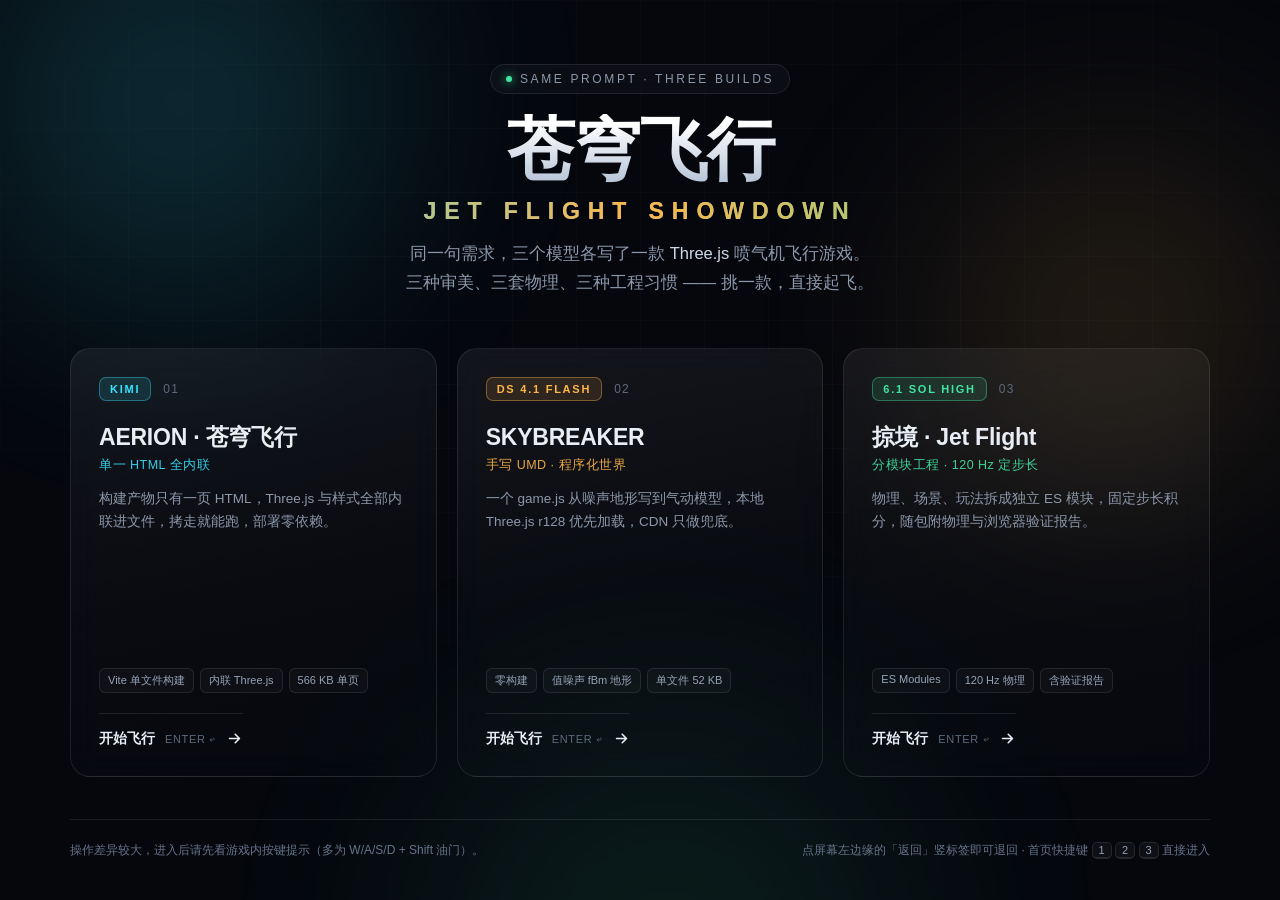
<file: index.html>
<!DOCTYPE html>
<html lang="zh-CN">
<head>
<meta charset="UTF-8">
<meta name="viewport" content="width=device-width, initial-scale=1">
<title>苍穹飞行 · 三模型同题对决</title>
<meta name="description" content="同一个提示词，三个大模型各写一款 Three.js 喷气机飞行游戏。挑一款，直接起飞。">
<link rel="icon" href="data:image/svg+xml,<svg xmlns='http://www.w3.org/2000/svg' viewBox='0 0 100 100'><text y='.9em' font-size='90'>✈️</text></svg>">
<style>
  :root{
    --bg:#05070d;
    --panel:rgba(255,255,255,.035);
    --line:rgba(255,255,255,.09);
    --txt:#e9eef6;
    --dim:#8c98ab;
    --kimi:#37e3ff;
    --ds:#ffb648;
    --sol:#41e6a4;
  }
  *{box-sizing:border-box;margin:0;padding:0}
  html,body{height:100%}
  body{
    background:var(--bg);
    color:var(--txt);
    font-family:-apple-system,BlinkMacSystemFont,"Segoe UI","PingFang SC","Hiragino Sans GB","Microsoft YaHei",sans-serif;
    -webkit-font-smoothing:antialiased;
    overflow-x:hidden;
    min-height:100vh;
    display:flex;flex-direction:column;
  }
  /* 背景光效 */
  .aurora{position:fixed;inset:0;z-index:0;overflow:hidden;pointer-events:none}
  .aurora i{position:absolute;display:block;border-radius:50%;filter:blur(90px);opacity:.42}
  .aurora i:nth-child(1){width:52vw;height:52vw;left:-12vw;top:-18vw;background:radial-gradient(circle,rgba(55,227,255,.5),transparent 68%)}
  .aurora i:nth-child(2){width:46vw;height:46vw;right:-10vw;top:2vw;background:radial-gradient(circle,rgba(255,182,72,.38),transparent 68%)}
  .aurora i:nth-child(3){width:60vw;height:60vw;left:22vw;bottom:-34vw;background:radial-gradient(circle,rgba(65,230,164,.3),transparent 70%)}
  .grid{
    position:fixed;inset:0;z-index:0;pointer-events:none;opacity:.5;
    background-image:linear-gradient(rgba(255,255,255,.045) 1px,transparent 1px),linear-gradient(90deg,rgba(255,255,255,.045) 1px,transparent 1px);
    background-size:64px 64px;
    mask-image:radial-gradient(ellipse 90% 70% at 50% 30%,#000 30%,transparent 78%);
    -webkit-mask-image:radial-gradient(ellipse 90% 70% at 50% 30%,#000 30%,transparent 78%);
  }
  .wrap{position:relative;z-index:1;flex:1;display:flex;flex-direction:column;
    width:100%;max-width:1220px;margin:0 auto;padding:clamp(28px,5vw,64px) clamp(18px,4vw,40px) 40px}

  /* 头部 */
  header{text-align:center;margin-bottom:clamp(28px,4vw,52px)}
  .eyebrow{
    display:inline-flex;align-items:center;gap:8px;
    font-size:12px;letter-spacing:.22em;text-transform:uppercase;
    color:var(--dim);border:1px solid var(--line);border-radius:999px;
    padding:7px 15px;background:rgba(255,255,255,.03);backdrop-filter:blur(8px);
  }
  .eyebrow b{width:6px;height:6px;border-radius:50%;background:var(--sol);box-shadow:0 0 10px var(--sol)}
  h1{
    font-size:clamp(34px,6.4vw,68px);line-height:1.04;letter-spacing:-.02em;
    margin:20px 0 16px;font-weight:800;
    background:linear-gradient(180deg,#ffffff 8%,#b9c6d8 62%,#7d8ea6 100%);
    -webkit-background-clip:text;background-clip:text;color:transparent;
  }
  h1 span{display:block;font-size:.34em;letter-spacing:.34em;font-weight:600;
    background:linear-gradient(90deg,var(--kimi),var(--ds),var(--sol));
    -webkit-background-clip:text;background-clip:text;color:transparent;margin-top:14px}
  .lede{color:var(--dim);font-size:clamp(14px,1.6vw,16.5px);line-height:1.75;max-width:660px;margin:0 auto}
  .lede em{color:#cfd9e8;font-style:normal}

  /* 卡片 */
  .cards{display:grid;grid-template-columns:repeat(3,1fr);gap:clamp(14px,2vw,20px);flex:1}
  .card{
    position:relative;display:flex;flex-direction:column;
    padding:clamp(20px,2.4vw,28px);border-radius:20px;
    border:1px solid var(--line);
    background:linear-gradient(168deg,rgba(255,255,255,.062),rgba(255,255,255,.018) 55%,rgba(255,255,255,.008));
    backdrop-filter:blur(14px);
    cursor:pointer;overflow:hidden;
    transition:transform .38s cubic-bezier(.2,.8,.2,1),border-color .38s,box-shadow .38s;
    text-align:left;color:inherit;font:inherit;
    -webkit-tap-highlight-color:transparent;
  }
  .card::before{
    content:"";position:absolute;inset:0;border-radius:inherit;opacity:0;transition:opacity .38s;
    background:radial-gradient(420px 200px at 50% -10%,var(--ac),transparent 72%);
  }
  .card::after{
    content:"";position:absolute;left:0;right:0;top:0;height:2px;transform:scaleX(0);transform-origin:left;
    background:linear-gradient(90deg,var(--ac),transparent);transition:transform .45s;
  }
  .card:hover,.card:focus-visible{transform:translateY(-6px);border-color:color-mix(in srgb,var(--ac) 46%,transparent);
    box-shadow:0 26px 60px -22px color-mix(in srgb,var(--ac) 42%,transparent);outline:none}
  .card:hover::before,.card:focus-visible::before{opacity:.16}
  .card:hover::after,.card:focus-visible::after{transform:scaleX(1)}
  .card[data-m="kimi"]{--ac:var(--kimi)}
  .card[data-m="ds"]{--ac:var(--ds)}
  .card[data-m="sol"]{--ac:var(--sol)}

  .row1{display:flex;align-items:center;justify-content:space-between;gap:12px;position:relative;z-index:1}
  .tag{
    font-size:11px;font-weight:700;letter-spacing:.16em;text-transform:uppercase;
    color:var(--ac);border:1px solid color-mix(in srgb,var(--ac) 38%,transparent);
    background:color-mix(in srgb,var(--ac) 12%,transparent);
    padding:5px 10px;border-radius:7px;white-space:nowrap;
  }
  .num{font-size:12px;color:#5d6a7d;font-variant-numeric:tabular-nums;letter-spacing:.1em}
  .gname{
    position:relative;z-index:1;margin:22px 0 4px;
    font-size:clamp(19px,2.1vw,23px);font-weight:750;letter-spacing:-.01em;line-height:1.3;
  }
  .gsub{position:relative;z-index:1;font-size:12.5px;color:var(--ac);opacity:.9;letter-spacing:.04em}
  .gdesc{position:relative;z-index:1;color:var(--dim);font-size:13.5px;line-height:1.7;margin:14px 0 0;flex:1}
  .chips{position:relative;z-index:1;display:flex;flex-wrap:wrap;gap:6px;margin:18px 0 20px}
  .chips span{
    font-size:11px;color:#95a3b7;border:1px solid var(--line);border-radius:6px;
    padding:4px 8px;background:rgba(255,255,255,.028);white-space:nowrap;
  }
  .play{
    position:relative;z-index:1;display:flex;align-items:center;justify-content:space-between;
    gap:10px;padding-top:16px;border-top:1px solid var(--line);
    font-size:13.5px;font-weight:650;color:var(--txt);
  }
  .play svg{transition:transform .38s}
  .card:hover .play svg{transform:translateX(5px)}
  .play .kick{font-size:11px;color:#5d6a7d;font-weight:500;letter-spacing:.06em}

  footer{
    position:relative;z-index:1;margin-top:clamp(26px,4vw,42px);padding-top:20px;
    border-top:1px solid var(--line);
    display:flex;flex-wrap:wrap;gap:10px 22px;justify-content:space-between;
    font-size:12px;color:#66738a;line-height:1.7;
  }
  footer kbd{
    font:inherit;font-size:11px;border:1px solid var(--line);border-bottom-width:2px;
    border-radius:5px;padding:1px 6px;color:#93a1b6;background:rgba(255,255,255,.04)
  }

  /* 游戏全屏层 */
  #stage{position:fixed;inset:0;z-index:50;background:#05070d;display:none}
  #stage.on{display:block;animation:fade .28s ease both}
  @keyframes fade{from{opacity:0}to{opacity:1}}
  #stage iframe{width:100%;height:100%;border:0;display:block;background:#05070d}
  /* 左边缘常驻竖标签：不占任何 HUD 角落 */
  #back{
    position:absolute;left:0;top:50%;transform:translateY(-50%);z-index:2;
    display:flex;flex-direction:column;align-items:center;justify-content:center;gap:7px;
    width:25px;height:76px;padding:0;
    border:1px solid rgba(255,255,255,.13);border-left:0;
    border-radius:0 11px 11px 0;
    background:rgba(7,11,18,.66);backdrop-filter:blur(14px);
    color:#cfdaea;cursor:pointer;font-family:inherit;
    opacity:.78;transition:width .22s ease,opacity .22s ease,background .22s ease;
  }
  #back:hover,#back:focus-visible{width:31px;opacity:1;background:rgba(7,11,18,.95);outline:none;color:#fff}
  #back svg{width:12px;height:12px;flex:0 0 auto;opacity:.9}
  #back em{
    font-style:normal;writing-mode:vertical-rl;text-orientation:upright;
    font-size:10.5px;letter-spacing:3px;line-height:1;font-weight:600;
  }
  .sr{position:absolute;width:1px;height:1px;overflow:hidden;clip:rect(0 0 0 0)}

  @media (max-width:900px){
    .cards{grid-template-columns:1fr}
    .gname{margin-top:16px}
    .gdesc{flex:none}
    .card{padding:20px}
    .aurora i{filter:blur(70px);opacity:.34}
  }
  @media (prefers-reduced-motion:reduce){
    *{transition:none!important;animation:none!important}
  }
</style>
</head>
<body>
<div class="aurora"><i></i><i></i><i></i></div>
<div class="grid"></div>

<div class="wrap">
  <header>
    <div class="eyebrow"><b></b>Same Prompt · Three Builds</div>
    <h1>苍穹飞行<span>JET FLIGHT SHOWDOWN</span></h1>
    <p class="lede">同一句需求，三个模型各写了一款 <em>Three.js</em> 喷气机飞行游戏。<br>三种审美、三套物理、三种工程习惯 —— 挑一款，直接起飞。</p>
  </header>

  <main class="cards">
    <button class="card" data-m="kimi" data-src="games/kimi/index.html" aria-label="进入 AERION 苍穹飞行">
      <div class="row1"><span class="tag">KIMI</span><span class="num">01</span></div>
      <h2 class="gname">AERION · 苍穹飞行</h2>
      <div class="gsub">单一 HTML 全内联</div>
      <p class="gdesc">构建产物只有一页 HTML，Three.js 与样式全部内联进文件，拷走就能跑，部署零依赖。</p>
      <div class="chips"><span>Vite 单文件构建</span><span>内联 Three.js</span><span>566 KB 单页</span></div>
      <div class="play"><span>开始飞行</span><span class="kick">ENTER ↩</span>
        <svg width="17" height="17" viewBox="0 0 24 24" fill="none" stroke="currentColor" stroke-width="2.2" stroke-linecap="round" stroke-linejoin="round"><path d="M5 12h13M13 6l6 6-6 6"/></svg>
      </div>
    </button>

    <button class="card" data-m="ds" data-src="games/ds/index.html" aria-label="进入 SKYBREAKER 喷气机飞行模拟">
      <div class="row1"><span class="tag">DS 4.1 Flash</span><span class="num">02</span></div>
      <h2 class="gname">SKYBREAKER</h2>
      <div class="gsub">手写 UMD · 程序化世界</div>
      <p class="gdesc">一个 game.js 从噪声地形写到气动模型，本地 Three.js r128 优先加载，CDN 只做兜底。</p>
      <div class="chips"><span>零构建</span><span>值噪声 fBm 地形</span><span>单文件 52 KB</span></div>
      <div class="play"><span>开始飞行</span><span class="kick">ENTER ↩</span>
        <svg width="17" height="17" viewBox="0 0 24 24" fill="none" stroke="currentColor" stroke-width="2.2" stroke-linecap="round" stroke-linejoin="round"><path d="M5 12h13M13 6l6 6-6 6"/></svg>
      </div>
    </button>

    <button class="card" data-m="sol" data-src="games/sol/index.html" aria-label="进入 掠境 Jet Flight">
      <div class="row1"><span class="tag">6.1 Sol High</span><span class="num">03</span></div>
      <h2 class="gname">掠境 · Jet Flight</h2>
      <div class="gsub">分模块工程 · 120 Hz 定步长</div>
      <p class="gdesc">物理、场景、玩法拆成独立 ES 模块，固定步长积分，随包附物理与浏览器验证报告。</p>
      <div class="chips"><span>ES Modules</span><span>120 Hz 物理</span><span>含验证报告</span></div>
      <div class="play"><span>开始飞行</span><span class="kick">ENTER ↩</span>
        <svg width="17" height="17" viewBox="0 0 24 24" fill="none" stroke="currentColor" stroke-width="2.2" stroke-linecap="round" stroke-linejoin="round"><path d="M5 12h13M13 6l6 6-6 6"/></svg>
      </div>
    </button>
  </main>

  <footer>
    <span>操作差异较大，进入后请先看游戏内按键提示（多为 W/A/S/D + Shift 油门）。</span>
    <span>点屏幕左边缘的「返回」竖标签即可退回 · 首页快捷键 <kbd>1</kbd> <kbd>2</kbd> <kbd>3</kbd> 直接进入</span>
  </footer>
</div>

<div id="stage" role="dialog" aria-modal="true" aria-label="游戏运行区">
  <button id="back" type="button" aria-label="返回游戏选择" title="返回游戏选择">
    <svg viewBox="0 0 24 24" fill="none" stroke="currentColor" stroke-width="2.6" stroke-linecap="round" stroke-linejoin="round"><path d="M15 5l-7 7 7 7"/></svg>
    <em>返回</em>
  </button>
  <iframe id="frame" title="游戏画面" allow="fullscreen; autoplay; cross-origin-isolated" allowfullscreen></iframe>
</div>

<script>
(function(){
  const stage = document.getElementById('stage');
  const frame = document.getElementById('frame');
  const cards = [...document.querySelectorAll('.card')];
  let current = -1;

  function open(src, idx){
    if (current === idx){ stage.classList.add('on'); return; }
    current = idx;
    frame.src = src;
    stage.classList.add('on');
    history.pushState({game: idx}, '', '#play-' + idx);
    // 让 iframe 拿到键盘焦点
    setTimeout(()=>{ try{ frame.focus(); }catch(e){} }, 120);
  }
  function close(pop){
    stage.classList.remove('on');
    frame.src = 'about:blank';
    current = -1;
    if (!pop && location.hash.startsWith('#play-')) history.back();
  }

  cards.forEach((c, i) => c.addEventListener('click', () => open(c.dataset.src, i)));
  document.getElementById('back').addEventListener('click', () => close(false));

  document.addEventListener('keydown', e => {
    if (stage.classList.contains('on')) return;            // 游戏内接管键盘
    if (e.key === '1' || e.key === '2' || e.key === '3'){
      const i = Number(e.key) - 1;
      if (cards[i]) { cards[i].focus(); open(cards[i].dataset.src, i); }
    }
    if (e.key === 'Enter' && document.activeElement?.classList.contains('card')){
      document.activeElement.click();
    }
  });

  // Esc 在页面层无法穿透 iframe，用 popstate 处理浏览器后退
  window.addEventListener('popstate', () => {
    if (location.hash.startsWith('#play-') === false && current !== -1){
      stage.classList.remove('on');
      frame.src = 'about:blank';
      current = -1;
    }
  });
})();
</script>
</body>
</html>
</file>
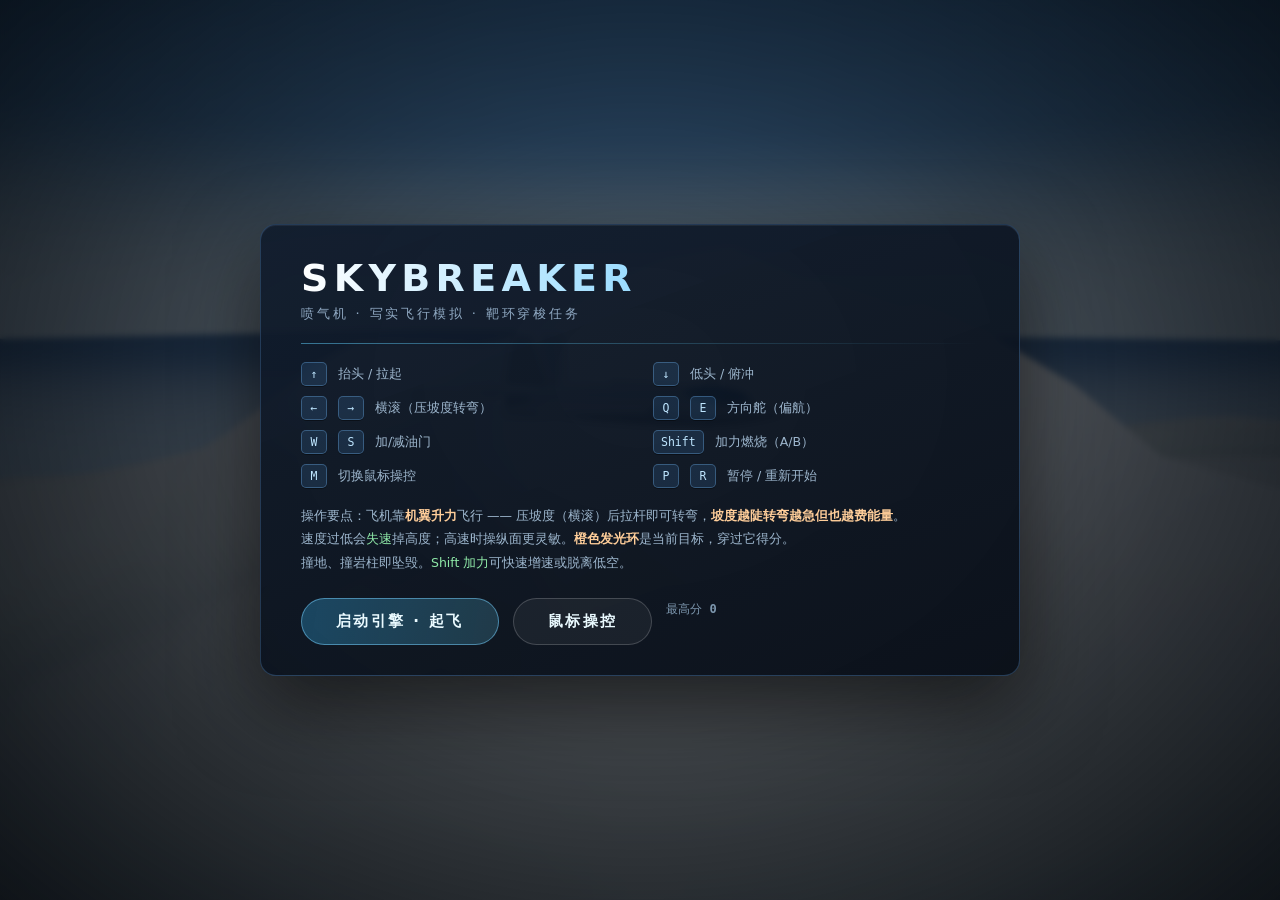
<file: games/ds/index.html>
<!DOCTYPE html>
<html lang="zh-CN">
<head>
<meta charset="utf-8" />
<meta name="viewport" content="width=device-width, initial-scale=1, viewport-fit=cover" />
<title>SKYBREAKER · 喷气机飞行模拟</title>
<link rel="icon" href="../../favicon.ico">
<style>
  :root{
    --ink:#e8f3ff;
    --dim:#8fa8c2;
    --acc:#5fd2ff;
    --acc2:#ffa03c;
    --panel:rgba(9,16,25,.52);
    --line:rgba(120,190,255,.28);
    --mono:ui-monospace,"Cascadia Mono",Consolas,"SF Mono",monospace;
    --sans:"Segoe UI","PingFang SC","Microsoft YaHei",system-ui,sans-serif;
  }
  *{box-sizing:border-box;margin:0;padding:0}
  html,body{width:100%;height:100%;overflow:hidden;background:#0b1420}
  body{font-family:var(--sans);color:var(--ink);-webkit-user-select:none;user-select:none;cursor:default}
  #scene{position:fixed;inset:0;width:100%;height:100%;display:block}

  /* 影院感：暗角 */
  #vignette{position:fixed;inset:0;pointer-events:none;z-index:2;
    background:radial-gradient(ellipse at 50% 48%,rgba(0,0,0,0) 45%,rgba(0,0,0,.20) 78%,rgba(0,0,0,.42) 100%);}
  #flash{position:fixed;inset:0;background:#ffd9a0;opacity:0;pointer-events:none;z-index:6;
    transition:opacity .5s ease-out;mix-blend-mode:screen}

  /* ---------- HUD ---------- */
  #hud{position:fixed;inset:0;z-index:3;pointer-events:none;opacity:0;transition:opacity .45s}
  #hud.show{opacity:1}

  .panel{position:absolute;background:var(--panel);border:1px solid var(--line);
    border-radius:10px;padding:9px 13px;backdrop-filter:blur(7px);-webkit-backdrop-filter:blur(7px);
    box-shadow:0 6px 24px rgba(0,0,0,.28),inset 0 0 32px rgba(90,180,255,.05)}
  .panel .row{display:flex;justify-content:space-between;align-items:baseline;gap:16px;line-height:1.55}
  .panel .k{font-size:11px;letter-spacing:.14em;color:var(--dim);text-transform:uppercase}
  .panel .v{font-family:var(--mono);font-size:15px;font-weight:600;color:#eaf6ff;letter-spacing:.02em}
  .panel .v b{font-weight:inherit;font-variant-numeric:tabular-nums}
  .panel .v.big{font-size:22px;color:#fff}
  .panel .v.acc{color:var(--acc)}
  .panel .v.up{color:#7fe3a0}
  .panel .v.down{color:#ff9f8a}
  .panel .u{font-size:10px;color:var(--dim);margin-left:3px;font-family:var(--sans)}
  .ttl{font-size:10px;letter-spacing:.26em;color:var(--acc);opacity:.85;margin-bottom:5px;font-weight:600}

  #pTopLeft{left:22px;top:20px;min-width:196px}
  #pTopRight{right:22px;top:20px;min-width:206px}
  #pBottomLeft{left:22px;bottom:22px}

  /* 姿态仪 */
  #attitude{position:relative;width:118px;height:118px;border-radius:50%;overflow:hidden;
    border:1px solid var(--line);background:#0d1b26;
    box-shadow:inset 0 0 20px rgba(0,0,0,.8),0 0 0 4px rgba(8,14,22,.55)}
  #attInner{position:absolute;left:-40%;top:-40%;width:180%;height:180%;
    transition:transform .08s linear}
  #attInner .sky{position:absolute;left:0;top:0;width:100%;height:50%;background:linear-gradient(#2f7ec4,#8fc4e6)}
  #attInner .gnd{position:absolute;left:0;top:50%;width:100%;height:50%;background:linear-gradient(#7d6a4a,#3a2f21)}
  #attInner .hl{position:absolute;left:0;top:50%;width:100%;height:2px;background:rgba(255,255,255,.9);transform:translateY(-1px)}
  #attInner .tick{position:absolute;left:50%;top:50%;width:44px;height:1px;background:rgba(255,255,255,.55);transform:translate(-50%,0)}
  #attInner .tick.t2{transform:translate(-50%,-18px);width:26px;opacity:.6}
  #attInner .tick.t3{transform:translate(-50%,18px);width:26px;opacity:.6}
  #attFrame{position:absolute;inset:0;border-radius:50%;pointer-events:none;
    background:
      linear-gradient(90deg,transparent 49.2%,rgba(255,160,60,.85) 49.2%,rgba(255,160,60,.85) 50.8%,transparent 50.8%) 0 0/100% 9px no-repeat,
      linear-gradient(90deg,transparent 49.2%,rgba(255,160,60,.85) 49.2%,rgba(255,160,60,.85) 50.8%,transparent 50.8%) 0 100%/100% 9px no-repeat}
  #attFrame::after{content:"";position:absolute;left:50%;top:50%;width:9px;height:9px;margin:-4.5px 0 0 -4.5px;
    border-radius:50%;border:1.5px solid var(--acc2)}

  /* 中央准星 */
  #crosshair{position:absolute;left:50%;top:50%;width:74px;height:74px;margin:-37px 0 0 -37px;opacity:.62}
  #crosshair .ring{position:absolute;inset:22px;border:1.5px solid rgba(180,230,255,.8);border-radius:50%}
  #crosshair .bar{position:absolute;background:rgba(180,230,255,.85)}
  #crosshair .bar.h{left:0;top:36px;width:20px;height:1.5px;box-shadow:54px 0 0 rgba(180,230,255,.85)}
  #crosshair .bar.v{top:0;left:36px;height:18px;width:1.5px;box-shadow:0 56px 0 rgba(180,230,255,.85)}

  /* 飞行路径矢量（速度方向） */
  #velMarker{position:absolute;left:0;top:0;width:26px;height:26px;margin:-13px 0 0 -13px;opacity:0;
    transition:opacity .12s}
  #velMarker::before{content:"";position:absolute;inset:0;border:1.5px solid #8fe9a8;border-radius:50%;
    box-shadow:0 0 10px rgba(120,240,170,.45)}
  #velMarker::after{content:"";position:absolute;left:50%;top:-7px;width:1.5px;height:7px;background:#8fe9a8;
    box-shadow:0 0 0 0 #000; transform:translateX(-50%)}

  /* 目标箭头 */
  #tgtArrow{position:absolute;left:0;top:0;width:0;height:0;opacity:0;transition:opacity .2s}
  #tgtArrow .tri{position:absolute;left:-11px;top:-11px;width:0;height:0;
    border-left:11px solid transparent;border-right:11px solid transparent;border-bottom:20px solid var(--acc2);
    filter:drop-shadow(0 0 6px rgba(255,150,50,.7));transform:rotate(90deg)}
  #tgtTag{position:absolute;left:0;top:0;display:flex;gap:8px;align-items:center;
    font-family:var(--mono);font-size:12px;color:#ffd0a0;letter-spacing:.08em;
    transform:translate(-50%,0);white-space:nowrap}

  /* 油门条 */
  #pThrottle{left:50%;bottom:24px;transform:translateX(-50%);width:290px;text-align:center}
  #thrTrack{position:relative;height:7px;border-radius:4px;background:rgba(255,255,255,.13);overflow:hidden;margin:7px 0 5px}
  #thrBar{position:absolute;left:0;top:0;height:100%;width:55%;border-radius:4px;
    background:linear-gradient(90deg,#2f9fd6,#6fe0ff);transition:width .12s linear,background .2s}
  #thrBar.ab{background:linear-gradient(90deg,#ff8a3c,#ffd08a);box-shadow:0 0 14px rgba(255,150,60,.7)}
  #thrLbl{display:flex;justify-content:space-between;font-family:var(--mono);font-size:10px;color:var(--dim);letter-spacing:.1em}

  #warn{position:absolute;left:50%;top:19%;transform:translateX(-50%);opacity:0;
    font-family:var(--mono);font-size:17px;font-weight:700;letter-spacing:.22em;color:#ff5b4a;
    text-shadow:0 0 18px rgba(255,60,40,.8);transition:opacity .1s}
  #warn.show{opacity:1;animation:blink .55s steps(1) infinite}
  @keyframes blink{50%{opacity:.18}}

  #toast{position:absolute;left:50%;top:31%;transform:translate(-50%,8px);opacity:0;
    padding:8px 18px;border-radius:999px;background:rgba(10,20,32,.72);border:1px solid var(--line);
    font-size:13px;letter-spacing:.05em;color:#d8ecff;transition:all .3s;backdrop-filter:blur(6px)}
  #toast.show{opacity:1;transform:translate(-50%,0)}

  /* ---------- 覆盖层 ---------- */
  .screen{position:fixed;inset:0;z-index:8;display:none;place-items:center;
    background:radial-gradient(ellipse at 50% 42%,rgba(6,14,24,.55),rgba(3,8,14,.9));
    backdrop-filter:blur(3px)}
  .screen.show{display:grid}
  .card{width:min(760px,92vw);max-height:92vh;overflow:auto;padding:34px 40px 30px;border-radius:16px;
    background:linear-gradient(160deg,rgba(16,28,44,.92),rgba(8,14,24,.94));
    border:1px solid rgba(110,180,255,.24);
    box-shadow:0 30px 80px rgba(0,0,0,.6),inset 0 1px 0 rgba(255,255,255,.06)}
  .card h1{font-size:38px;letter-spacing:.14em;font-weight:800;line-height:1;
    background:linear-gradient(100deg,#ffffff,#8fd8ff 55%,#ffb066);-webkit-background-clip:text;background-clip:text;
    -webkit-text-fill-color:transparent}
  .card .sub{margin-top:8px;color:var(--dim);font-size:13px;letter-spacing:.22em}
  .rule{height:1px;background:linear-gradient(90deg,var(--acc),transparent);margin:20px 0 18px;opacity:.5}

  .keys{display:grid;grid-template-columns:repeat(2,minmax(0,1fr));gap:10px 26px;margin-bottom:6px}
  .krow{display:flex;align-items:center;gap:11px;font-size:13.5px;color:#cfe2f4}
  kbd{font-family:var(--mono);font-size:11.5px;min-width:26px;text-align:center;padding:4px 7px;border-radius:5px;
    background:rgba(90,170,255,.13);border:1px solid rgba(120,190,255,.32);color:#bfe6ff;
    box-shadow:0 1px 0 rgba(0,0,0,.4)}
  .krow span{color:#9db6cd;font-size:12.5px}

  .tips{margin-top:16px;font-size:12.5px;line-height:1.85;color:#9db6cd}
  .tips b{color:#ffce9a;font-weight:600}
  .tips i{color:#8fe9a8;font-style:normal}

  .btn{margin-top:24px;display:inline-flex;align-items:center;gap:10px;cursor:pointer;
    padding:13px 34px;border-radius:999px;border:1px solid rgba(120,210,255,.5);
    background:linear-gradient(100deg,rgba(47,159,214,.35),rgba(111,224,255,.18));
    color:#eafaff;font-size:15px;letter-spacing:.16em;font-weight:600;
    transition:transform .15s,box-shadow .2s,background .2s;font-family:var(--sans)}
  .btn:hover{transform:translateY(-1px);box-shadow:0 10px 28px rgba(60,180,255,.28);
    background:linear-gradient(100deg,rgba(47,159,214,.55),rgba(111,224,255,.3))}
  .btn:active{transform:translateY(0)}
  .btn.ghost{background:rgba(255,255,255,.05);border-color:rgba(255,255,255,.18)}
  .btn.ghost.on{background:rgba(95,210,255,.14);border-color:rgba(95,210,255,.6);color:#bfe9ff}

  .stats{display:grid;grid-template-columns:repeat(3,1fr);gap:12px;margin:4px 0 2px}
  .stat{background:rgba(255,255,255,.045);border:1px solid rgba(120,190,255,.16);border-radius:10px;padding:13px 14px}
  .stat .lab{font-size:10.5px;letter-spacing:.18em;color:var(--dim);text-transform:uppercase}
  .stat .num{font-family:var(--mono);font-size:24px;font-weight:700;color:#fff;margin-top:5px}
  .stat .num small{font-size:12px;color:var(--dim);font-family:var(--sans);margin-left:3px}

  #overScreen .card{width:min(560px,92vw);text-align:center}
  #overScreen h1{font-size:30px;letter-spacing:.2em}
  #overReason{color:#ffb08a;margin-top:10px;font-size:13.5px;letter-spacing:.1em}
  #overScreen .stats{margin-top:20px}

  #loading{position:fixed;inset:0;z-index:20;display:grid;place-items:center;background:#0a1119;
    transition:opacity .45s ease,visibility 0s linear .45s}
  #loading.gone{opacity:0;visibility:hidden;pointer-events:none}
  #loading .l{font-family:var(--mono);letter-spacing:.3em;font-size:12px;color:#7fb8dd}
  #loading .bar{width:180px;height:2px;background:rgba(255,255,255,.1);margin-top:14px;overflow:hidden;border-radius:2px}
  #loading .bar i{display:block;width:40%;height:100%;background:var(--acc);animation:load 1.1s ease-in-out infinite}
  @keyframes load{0%{transform:translateX(-100%)}100%{transform:translateX(350%)}}

  #mouseTag{position:absolute;left:50%;bottom:96px;transform:translateX(-50%);
    font-size:11px;letter-spacing:.16em;color:#7d97ae;font-family:var(--mono);pointer-events:none}
  #mouseTag.on{color:var(--acc)}
  .hintline{position:absolute;left:50%;bottom:6px;transform:translateX(-50%);font-size:10.5px;
    letter-spacing:.14em;color:rgba(190,220,245,.42);font-family:var(--mono);pointer-events:none}
</style>
</head>
<body>
<canvas id="scene"></canvas>
<div id="vignette"></div>
<div id="flash"></div>

<!-- ================= HUD ================= -->
<div id="hud">
  <div class="panel" id="pTopLeft">
    <div class="ttl">MISSION</div>
    <div class="row"><span class="k">得分</span><span class="v big" id="vScore">0</span></div>
    <div class="row"><span class="k">靶环</span><span class="v acc" id="vRings">0</span></div>
    <div class="row"><span class="k">航程</span><span class="v"><b id="vDist">0.00</b><span class="u">km</span></span></div>
  </div>

  <div class="panel" id="pTopRight">
    <div class="ttl">FLIGHT DATA</div>
    <div class="row"><span class="k">空速</span><span class="v"><b id="vSpeed">0</b><span class="u">km/h</span></span></div>
    <div class="row"><span class="k">高度</span><span class="v"><b id="vAlt">0</b><span class="u">m</span></span></div>
    <div class="row"><span class="k">升降</span><span class="v"><b id="vVS">0.0</b><span class="u">m/s</span></span></div>
    <div class="row"><span class="k">过载</span><span class="v"><b id="vG">1.0</b><span class="u">G</span></span></div>
    <div class="row"><span class="k">推力</span><span class="v"><b id="vThr">0</b><span class="u">%</span></span></div>
  </div>

  <div class="panel" id="pBottomLeft">
    <div id="attitude">
      <div id="attInner">
        <div class="sky"></div><div class="gnd"></div><div class="hl"></div>
        <div class="tick t2"></div><div class="tick t3"></div>
      </div>
      <div id="attFrame"></div>
    </div>
    <div class="row" style="margin-top:7px"><span class="k">目标</span><span class="v acc" id="vTgtDist">—</span></div>
  </div>

  <div id="crosshair"><div class="ring"></div><div class="bar h"></div><div class="bar v"></div></div>
  <div id="velMarker"></div>
  <div id="tgtArrow"><div class="tri"></div></div>

  <div class="panel" id="pThrottle">
    <div class="ttl" style="text-align:left">THROTTLE</div>
    <div id="thrTrack"><div id="thrBar"></div></div>
    <div id="thrLbl"><span>IDLE</span><span>MIL</span><span>A/B</span></div>
  </div>

  <div id="warn">⚠ PULL UP</div>
  <div id="toast"></div>
  <div id="mouseTag">鼠标操控：关</div>
  <div class="hintline">P 暂停 · R 重开 · M 鼠标操控</div>
</div>

<!-- ================= 开始 ================= -->
<div id="startScreen" class="screen">
  <div class="card">
    <h1>SKYBREAKER</h1>
    <div class="sub">喷气机 · 写实飞行模拟 · 靶环穿梭任务</div>
    <div class="rule"></div>

    <div class="keys">
      <div class="krow"><kbd>↑</kbd><span>抬头 / 拉起</span></div>
      <div class="krow"><kbd>↓</kbd><span>低头 / 俯冲</span></div>
      <div class="krow"><kbd>←</kbd> <kbd>→</kbd><span>横滚（压坡度转弯）</span></div>
      <div class="krow"><kbd>Q</kbd> <kbd>E</kbd><span>方向舵（偏航）</span></div>
      <div class="krow"><kbd>W</kbd> <kbd>S</kbd><span>加/减油门</span></div>
      <div class="krow"><kbd>Shift</kbd><span>加力燃烧（A/B）</span></div>
      <div class="krow"><kbd>M</kbd><span>切换鼠标操控</span></div>
      <div class="krow"><kbd>P</kbd> <kbd>R</kbd><span>暂停 / 重新开始</span></div>
    </div>

    <div class="tips">
      操作要点：飞机靠<b>机翼升力</b>飞行 —— 压坡度（横滚）后拉杆即可转弯，<b>坡度越陡转弯越急但也越费能量</b>。<br>
      速度过低会<i>失速</i>掉高度；高速时操纵面更灵敏。<b>橙色发光环</b>是当前目标，穿过它得分。<br>
      撞地、撞岩柱即坠毁。<i>Shift 加力</i>可快速增速或脱离低空。
    </div>

    <div style="display:flex;align-items:center;gap:14px;flex-wrap:wrap">
      <button class="btn" id="btnStart">启动引擎 · 起飞</button>
      <button class="btn ghost" id="btnMouse">鼠标操控</button>
      <span style="font-size:12px;color:#7d97ae;font-family:var(--mono)">最高分 <b id="bestScore">0</b></span>
    </div>
  </div>
</div>

<!-- ================= 结束 ================= -->
<div id="overScreen" class="screen">
  <div class="card">
    <h1>MISSION ENDED</h1>
    <div id="overReason">飞机损毁</div>
    <div class="stats">
      <div class="stat"><div class="lab">得分</div><div class="num" id="finalScore">0</div></div>
      <div class="stat"><div class="lab">穿环</div><div class="num" id="finalRings">0</div></div>
      <div class="stat"><div class="lab">航程</div><div class="num" id="finalDist">0</div></div>
    </div>
    <div style="margin-top:16px;font-size:12px;color:#7d97ae;font-family:var(--mono);letter-spacing:.1em">
      历史最高 <b style="color:#ffce9a" id="bestScoreDup"></b>
    </div>
    <button class="btn" id="btnAgain">再次起飞</button>
  </div>
</div>

<!-- ================= 暂停 ================= -->
<div id="pauseScreen" class="screen">
  <div class="card" style="width:min(420px,92vw);text-align:center">
    <h1 style="font-size:26px;letter-spacing:.2em">PAUSED</h1>
    <div class="sub" style="letter-spacing:.1em">任务暂停</div>
    <button class="btn" id="btnResume">继续飞行</button>
  </div>
</div>

<div id="loading"><div style="text-align:center">
  <div class="l">INITIALIZING FLIGHT SYSTEMS</div>
  <div class="bar"><i></i></div>
</div></div>

<script src="lib/three.min.js"></script>
<script>
  if (!window.THREE) {
    document.write('<script src="https://cdn.jsdelivr.net/npm/three@0.128.0/build/three.min.js"><\/script>');
  }
</script>
<script src="game.js"></script>
<script>
  // 结束页与开始页共用最高分显示
  (function(){
    var b = document.getElementById('bestScore');
    var d = document.getElementById('bestScoreDup');
    function sync(){ if(d) d.textContent = b ? b.textContent : '0'; }
    sync();
    if (b) new MutationObserver(sync).observe(b, {childList:true,characterData:true,subtree:true});
  })();
</script>
</body>
</html>
</file>
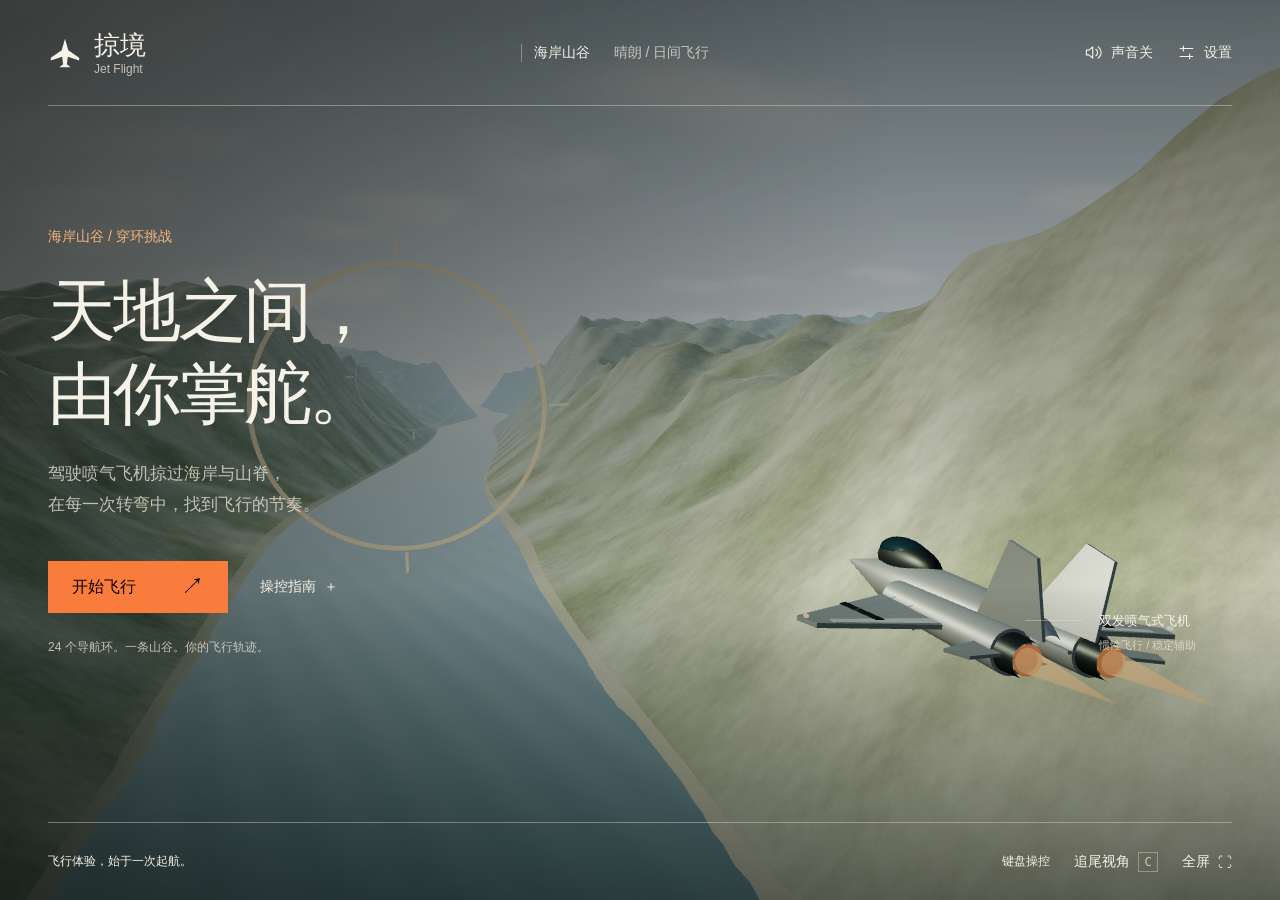
<file: games/sol/index.html>
<!doctype html>
<html lang="zh-CN"><head><meta charset="UTF-8"><meta name="viewport" content="width=device-width,initial-scale=1"><meta name="theme-color" content="#17211f"><meta name="description" content="驾驶喷气飞机穿越海岸山谷。体验惯性、升力与低空飞行，挑战连续穿环。"><title>掠境 | Jet Flight</title><link rel="icon" href="./favicon.svg"><link rel="stylesheet" href="./style.css"></head>
<body>
<main id="app">
 <canvas id="world" aria-label="三维喷气飞机飞行场景"></canvas>
 <div class="scrim"></div>
 <header class="topbar shell">
  <a class="brand" href="./" aria-label="掠境首页"><svg viewBox="0 0 36 36" aria-hidden="true"><path d="m18 3 3.5 12L33 23v3l-12-4-1 8 4 3H12l4-3-1-8-12 4v-3l11.5-8Z" fill="currentColor"/></svg><span>掠境<span class="brand-en">Jet Flight</span></span></a>
  <div class="location"><span class="location-line"></span>海岸山谷<span class="weather">晴朗 / 日间飞行</span></div>
  <nav aria-label="飞行设置"><button id="sound" class="icon-button" aria-label="开启声音" title="声音"><svg viewBox="0 0 24 24" aria-hidden="true"><path d="M11 5 6 9H3v6h3l5 4V5Zm4 3c3 2 3 6 0 8m3-11c5 4 5 10 0 14"/></svg><span>声音关</span></button><button id="settingsBtn" class="icon-button" aria-expanded="false" aria-controls="settings"><svg viewBox="0 0 24 24" aria-hidden="true"><path d="M4 7h16M4 17h16M8 4v6m8 4v6"/></svg><span>设置</span></button><button id="pause" class="icon-button" hidden><span id="pauseLabel">暂停</span><kbd>Esc</kbd></button></nav>
 </header>
 <section id="menu" class="menu shell" aria-labelledby="title">
  <div class="menu-copy"><div class="flight-number">海岸山谷 / 穿环挑战</div><h1 id="title">天地之间，<br>由你掌舵。</h1><p class="intro">驾驶喷气飞机掠过海岸与山脊，<br>在每一次转弯中，找到飞行的节奏。</p>
  <div class="actions"><button id="start" class="primary" disabled>准备飞行中…<span aria-hidden="true">↗</span></button><button id="helpBtn" class="text-button" aria-expanded="false" aria-controls="help">操控指南 <span aria-hidden="true">＋</span></button></div>
  <p class="menu-note">24 个导航环。一条山谷。你的飞行轨迹。</p></div>
  <div class="aircraft-note"><span class="note-rule"></span><div>双发喷气式飞机<small>惯性飞行 / 稳定辅助</small></div></div>
 </section>
 <aside id="help" class="panel" hidden aria-labelledby="helpTitle"><button class="close" id="closeHelp" aria-label="关闭操控指南">×</button><h2 id="helpTitle">掌握你的飞机</h2><dl class="controls"><div><dt><kbd>W</kbd> / <kbd>S</kbd></dt><dd>抬头 / 低头</dd></div><div><dt><kbd>A</kbd> / <kbd>D</kbd></dt><dd>向左 / 向右滚转</dd></div><div><dt><kbd>Q</kbd> / <kbd>E</kbd></dt><dd>向左 / 向右偏航</dd></div><div><dt><kbd>Shift</kbd> / <kbd>Ctrl</kbd></dt><dd>增加 / 减少油门</dd></div><div><dt><kbd>C</kbd> / <kbd>M</kbd></dt><dd>切换视角 / 操控模式</dd></div><div><dt><kbd>Esc</kbd> / <kbd>R</kbd></dt><dd>暂停 / 重新开始</dd></div></dl><p>鼠标模式：向两侧移动进行滚转，向上移动抬头，滚轮调节油门。移回中心即可回稳。</p><p>穿环获得奖励，连续命中增加积分。山体与水面会结束飞行；失速时低头并增加油门。</p><button id="helpDone" class="secondary">准备好了</button></aside>
 <aside id="settings" class="panel" hidden aria-labelledby="settingsTitle"><button id="closeSettings" class="close" aria-label="关闭设置">×</button><h2 id="settingsTitle">飞行设置</h2><label>操控方式<select id="controlMode"><option value="keyboard">键盘操控</option><option value="mouse">鼠标操控</option></select></label><label>画面质量<select id="quality"><option value="high">高画质</option><option value="balanced" selected>均衡</option><option value="low">流畅</option></select></label><label for="sensitivity">操控灵敏度 <output id="sensitivityValue">1.0</output><input id="sensitivity" type="range" min="0.5" max="1.7" step="0.1" value="1"></label><label class="check"><input type="checkbox" id="invert">反转俯仰操作</label><p>切换窗口会自动暂停。低空转弯时，请留出拉起空间。</p><button id="settingsDone" class="secondary">完成设置</button></aside>
 <div id="flightHud" hidden>
  <div class="mission"><span>航线进度</span><strong><b id="gates">00</b><small> / 24</small></strong><div id="routeDots" class="route-dots"></div><span id="nextGate">飞向第一个导航环</span></div>
  <div class="scorebox"><span>飞行得分</span><strong id="score">000000</strong><small>最高 <b id="best">0</b></small></div>
  <div id="reticle" class="reticle" aria-hidden="true"><i></i><span></span><i></i></div>
  <div class="heading"><span id="headingTape">300　　330　　N　　030　　060</span><b id="heading">000°</b></div>
  <div id="targetHint" class="target-hint" hidden>导航环方向 <span id="targetArrow">↗</span></div>
  <div class="instruments"><div class="instrument"><span>空速 <small>km/h</small></span><strong id="speed">522</strong><div class="scale"></div></div><div class="attitude"><svg viewBox="0 0 120 70" aria-label="姿态仪"><g id="attitudeLines"><path d="M17 35h23m40 0h23M32 20h15m26 0h15M42 7h36M42 62h36M32 50h15m26 0h15"/></g><path class="fixed" d="M42 35h11l7 6 7-6h11M60 1v7"/></svg><span id="vertical">平稳飞行</span></div><div class="instrument"><span>海拔 <small>m</small></span><strong id="altitude">480</strong><div class="scale"></div></div><div class="throttle"><span>油门</span><div class="throttle-track"><i id="throttleBar"></i></div><b id="throttle">58%</b></div></div>
  <div id="warning" class="warning" role="status" hidden></div><div id="toast" class="toast" role="status" hidden></div>
 </div>
 <footer class="bottombar shell"><div id="footerLeft"><span id="footerHint">飞行体验，始于一次起航。</span><span id="bestMenu"></span></div><div class="footer-controls"><span id="modeLabel">键盘操控</span><button id="cameraBtn" class="text-button">追尾视角 <kbd>C</kbd></button><button id="fullscreen" class="text-button" aria-label="切换全屏">全屏 <span aria-hidden="true">⛶</span></button></div></footer>
 <section id="pausePanel" class="center-panel" hidden aria-labelledby="pauseTitle"><span class="panel-rule"></span><h2 id="pauseTitle">稍作停留</h2><p>天空会等你，准备好再继续。</p><button id="resume" class="primary">继续飞行 <span aria-hidden="true">↗</span></button><button id="restartPaused" class="text-button">重新起航 <kbd>R</kbd></button><button id="returnMenu" class="text-button">返回主界面</button></section>
 <section id="endPanel" class="center-panel" hidden aria-labelledby="endTitle"><span class="panel-rule"></span><h2 id="endTitle">本次飞行结束</h2><p id="endReason"></p><div class="result-score"><span>本次得分</span><strong id="endScore">0</strong></div><dl class="results"><div><dt>飞行距离</dt><dd id="endDistance"></dd></div><div><dt>飞行时间</dt><dd id="endTime"></dd></div><div><dt>成功穿环</dt><dd id="endGates"></dd></div></dl><button id="restart" class="primary">再次起航 <span aria-hidden="true">↗</span></button><button id="endMenu" class="text-button">返回主界面</button></section>
 <div id="loadStatus" class="load-status" role="status">正在准备海岸空域…</div><div id="fatal" class="center-panel" hidden><h2>飞行场景未能启动</h2><p id="fatalMessage">请使用开启硬件加速的桌面浏览器。</p><button class="primary" onclick="location.reload()">重新加载</button></div>
 <noscript><div class="noscript">此飞行游戏需要 JavaScript。请在浏览器中启用 JavaScript 后重新加载。</div></noscript>
</main><script type="module" src="./game.js"></script></body></html>
</file>
<file: games/sol/style.css>
/* Hallmark · shape: app screen · genre: modern-minimal · theme: Rim (deal 3/3) · rim: night
 * nav: flight toolbar · signature: live coastal jet flight · states: loading, ready, flying, paused, ended, error
 * axes: dark/grotesk-sans/warm · posture: restrained · v2.0.0 */
/* Hallmark · pre-emit critique: P4 H4 E4 S4 R4 V4 · weakest: realism, added shaded terrain and a detailed aircraft */
/* Hallmark · waive 1 · offline desktop app · local system face keeps Chinese controls readable without font downloads */
@import url('./tokens.css');
:root{--color-hud:oklch(96% .014 90);--color-overlay:oklch(18% .016 155 / .88);--color-scrim:oklch(13% .012 155 / .66);--color-transparent:transparent;--color-hud-rule:oklch(91% .015 90 / .4);--color-soft:oklch(92% .02 90 / .78);--color-warm:oklch(82% .105 65);--font-display:'Segoe UI','Microsoft YaHei',sans-serif;--font-body:var(--font-display);--font-outlier:Consolas,'Cascadia Mono',monospace;--space-panel:32px;--space-edge:48px;--space-control:20px;--space-optical:6px}
*{box-sizing:border-box}html,body{margin:0;width:100%;height:100%;overflow-x:clip;background:var(--color-paper);color:var(--color-hud);font-family:var(--font-body);font-size:16px}body{font-synthesis:none}button,input,select{font:inherit}button,a,select,input{touch-action:manipulation}button{cursor:pointer}button:focus-visible,a:focus-visible,select:focus-visible,input:focus-visible{outline:2px solid var(--color-focus);outline-offset:5px}button:disabled{background:var(--color-rule);color:var(--color-muted);cursor:progress}button:active:not(:disabled){transform:translateY(1px)}[hidden]{display:none!important}h1,h2,h3{min-width:0;overflow-wrap:break-word;font-weight:500;text-wrap:balance}button{transition:background-color var(--dur-short) var(--ease-out),opacity var(--dur-short) var(--ease-out)}button:hover{opacity:.85}p{line-height:1.8;color:var(--color-soft);text-wrap:pretty}a{color:inherit;text-decoration:none}#app{position:relative;height:100dvh;min-height:560px;isolation:isolate;overflow:clip}#world{position:absolute;inset:0;width:100%;height:100%;display:block}.shell{width:calc(100% - 96px);max-width:1440px;margin-inline:auto}.scrim{position:absolute;inset:0;pointer-events:none;background:linear-gradient(90deg,var(--color-scrim),var(--color-transparent) 70%),linear-gradient(0deg,var(--color-scrim),var(--color-transparent) 35%,var(--color-scrim));opacity:.85;transition:opacity var(--dur-long) var(--ease-out)}body.flying .scrim{opacity:.72}.topbar{position:relative;z-index:10;display:flex;align-items:center;justify-content:space-between;height:106px;border-bottom:1px solid var(--color-hud-rule)}.brand{display:flex;align-items:center;gap:var(--space-sm);font-size:26px;font-weight:500}.brand svg{width:34px;height:34px}.brand-en{font-size:12px;display:block;font-weight:400;color:var(--color-soft);line-height:1.1}.location{display:flex;align-items:center;gap:var(--space-sm);font-size:14px}.location-line{display:block;height:18px;width:1px;background:var(--color-hud-rule)}.weather{color:var(--color-soft);margin-left:var(--space-sm)}nav{display:flex;gap:var(--space-lg)}.icon-button,.text-button{background:var(--color-transparent);color:var(--color-hud);border:0;display:inline-flex;align-items:center;justify-content:center;gap:var(--space-xs);padding:var(--space-xs) 0;font-size:14px;min-height:40px}.icon-button svg{width:19px;height:19px;fill:none;stroke:currentColor;stroke-width:1.4;stroke-linecap:round;stroke-linejoin:round}kbd{font:12px var(--font-outlier);border:1px solid var(--color-hud-rule);padding:var(--space-3xs) var(--space-2xs);color:var(--color-soft);min-width:20px;text-align:center}.menu{position:relative;height:calc(100% - 190px);display:flex;align-items:center;pointer-events:none}.menu-copy{pointer-events:auto;padding-bottom:var(--space-lg)}.flight-number{font-size:14px;color:var(--color-warm);margin-bottom:var(--space-lg)}h1{font-size:clamp(48px,5.3vw,78px);line-height:1.22;letter-spacing:-.04em;margin:0 0 var(--space-lg)}.intro{font-size:17px;margin:0 0 var(--space-xl)}.actions{display:flex;align-items:center;gap:var(--space-panel)}.primary{border:0;background:var(--color-accent);color:var(--color-accent-ink);padding:var(--space-sm) var(--space-lg);min-height:52px;min-width:180px;font-weight:500;font-size:16px;display:inline-flex;justify-content:space-between;gap:var(--space-xl);align-items:center}.primary span{font-size:23px}.primary:hover{background:var(--color-warm);opacity:1}.secondary{min-height:44px;background:var(--color-hud);color:var(--color-paper);border:0;padding:var(--space-sm) var(--space-lg)}.menu-note{font-size:12px;margin-top:var(--space-lg);color:var(--color-soft)}.aircraft-note{position:absolute;right:3%;bottom:23%;display:flex;gap:var(--space-md);font-size:13px}.note-rule{width:58px;height:1px;background:var(--color-hud-rule);margin-top:var(--space-xs)}.aircraft-note small{display:block;margin-top:var(--space-xs);font-size:11px;color:var(--color-soft)}.bottombar{position:absolute;bottom:0;left:0;right:0;height:78px;display:flex;align-items:center;justify-content:space-between;border-top:1px solid var(--color-hud-rule);font-size:12px}.footer-controls{display:flex;align-items:center;gap:var(--space-lg)}#bestMenu{margin-left:var(--space-lg);color:var(--color-warm)}.panel{position:absolute;z-index:100;right:max(48px,calc((100% - 1440px)/2));top:120px;width:380px;max-width:calc(100% - 32px);max-height:calc(100% - 145px);overflow-y:auto;background:var(--color-overlay);color:var(--color-hud);padding:var(--space-panel)}.panel h2{font-size:25px;margin:0 0 var(--space-lg)}.panel p{font-size:13px}.close{position:absolute;right:18px;top:12px;font-size:28px;background:var(--color-transparent);color:var(--color-soft);border:0;width:40px;height:40px}.controls{margin:0}.controls>div{display:flex;justify-content:space-between;align-items:center;border-bottom:1px solid var(--color-hud-rule);padding:var(--space-sm) 0}.controls dt{font-size:12px}.controls dd{font-size:13px;margin:0}.panel label{display:block;font-size:14px;margin-bottom:var(--space-lg)}select{display:block;width:100%;padding:var(--space-sm);background:var(--color-paper-2);color:var(--color-hud);border:1px solid var(--color-hud-rule);margin-top:var(--space-xs)}input[type=range]{width:100%;accent-color:var(--color-accent);margin-top:var(--space-md)}input[type=checkbox]{accent-color:var(--color-accent);margin-right:var(--space-xs)}output{float:right;font-family:var(--font-outlier)}.center-panel{position:absolute;z-index:100;left:50%;top:50%;transform:translate(-50%,-50%);width:420px;max-width:calc(100% - 32px);padding:var(--space-xl);background:var(--color-overlay);color:var(--color-hud);text-align:center}.center-panel h2{font-size:34px;margin:var(--space-md) 0}.center-panel p{font-size:14px}.center-panel>.text-button{display:flex;margin:var(--space-xs) auto 0}.center-panel .primary{display:flex;width:100%;margin-top:var(--space-lg)}.panel-rule{display:block;width:32px;height:2px;background:var(--color-accent);margin:0 auto var(--space-lg)}.results{display:flex;justify-content:space-between;margin:var(--space-lg) 0;font-size:12px}.results dt{color:var(--color-soft)}.results dd{margin:var(--space-xs) 0 0;font:16px var(--font-outlier)}.result-score{margin-top:var(--space-lg)}.result-score span{font-size:12px;display:block;color:var(--color-soft)}.result-score strong{font:54px var(--font-outlier);display:block;color:var(--color-warm)}.load-status{position:absolute;bottom:92px;left:48px;font-size:12px;color:var(--color-soft)}.mission{position:absolute;left:max(48px,calc((100% - 1440px)/2));top:140px;width:180px}.mission>span,.scorebox>span{display:block;font-size:12px;color:var(--color-soft)}.mission strong{font:32px var(--font-outlier);display:block;margin:var(--space-xs) 0}.mission strong small{font-size:16px;color:var(--color-soft)}.mission b{font-weight:400}.route-dots{display:flex;gap:var(--space-2xs);margin-bottom:var(--space-sm)}.route-dots i{width:4px;height:12px;background:var(--color-hud-rule)}.route-dots i.passed{background:var(--color-warm)}.route-dots i.missed{background:var(--color-error);height:6px}.route-dots i.current{background:var(--color-hud)}.scorebox{position:absolute;right:max(48px,calc((100% - 1440px)/2));top:140px;text-align:right}.scorebox strong{display:block;font:32px var(--font-outlier);margin:var(--space-xs) 0}.scorebox small{font:12px var(--font-outlier);color:var(--color-soft)}.heading{position:absolute;top:118px;left:50%;transform:translateX(-50%);font:12px var(--font-outlier);text-align:center;color:var(--color-soft)}.heading b{display:block;font-size:16px;font-weight:400;color:var(--color-hud);margin-top:var(--space-xs)}.reticle{position:absolute;top:45%;left:50%;transform:translate(-50%,-50%);display:flex;align-items:center;gap:var(--space-xs);opacity:.65}.reticle i{height:1px;width:28px;background:var(--color-hud)}.reticle span{display:block;width:7px;height:7px;border:1px solid var(--color-hud);border-radius:50%}.instruments{position:absolute;bottom:100px;left:50%;transform:translateX(-50%);display:flex;align-items:center;gap:var(--space-xl);padding:var(--space-md) var(--space-panel);background:var(--color-scrim);color:var(--color-hud)}.instrument{width:100px}.instrument>span{font-size:12px;color:var(--color-soft);display:flex;justify-content:space-between}.instrument small{font:11px var(--font-outlier)}.instrument strong{font:44px var(--font-outlier);display:block;margin:var(--space-2xs) 0}.scale{height:5px;border-bottom:1px solid var(--color-hud-rule);background:repeating-linear-gradient(90deg,var(--color-hud-rule) 0 1px,var(--color-transparent) 1px 10px)}.attitude{width:110px;text-align:center}.attitude svg{width:110px;height:65px;fill:none;stroke:var(--color-hud);stroke-width:1;overflow:clip}.attitude svg .fixed{stroke:var(--color-warm);stroke-width:2}.attitude>span{font:11px var(--font-outlier);color:var(--color-soft)}.throttle{height:90px;display:grid;grid-template-columns:auto auto;gap:var(--space-xs);align-items:center;font-size:11px}.throttle>span{grid-column:1/-1}.throttle-track{height:55px;width:5px;background:var(--color-hud-rule);position:relative;overflow:clip}.throttle-track i{display:block;position:absolute;inset:0;background:var(--color-warm);transform-origin:bottom;transform:scaleY(.58)}.throttle b{font:12px var(--font-outlier)}.warning,.toast{position:absolute;top:29%;left:50%;transform:translateX(-50%);font-size:14px;padding:var(--space-sm) var(--space-lg);background:var(--color-overlay);color:var(--color-warm)}.warning{top:37%;color:var(--color-error)}.target-hint{position:absolute;right:50px;top:46%;font-size:12px}.target-hint span{font-size:24px}.noscript{position:absolute;inset:30% 10%;padding:var(--space-xl);background:var(--color-paper);color:var(--color-hud)}body.flying .aircraft-note{display:none}body.flying .bottombar #footerLeft{font-size:11px}
@media(min-width:1800px){.menu-copy{padding-left:var(--space-xl)}}
@media(max-width:1000px){.shell{width:calc(100% - 48px)}.location{display:none}.topbar{height:84px}.menu{height:calc(100% - 154px)}h1{font-size:56px}.aircraft-note{display:none}.bottombar{height:68px}.panel{right:24px;top:96px}.mission,.scorebox{top:110px}.mission{left:24px}.scorebox{right:24px}.heading{top:102px}.instruments{gap:var(--space-lg);bottom:86px}.intro{font-size:15px}}
@media(max-width:650px){#app{min-height:650px}.shell{width:calc(100% - 32px)}.brand{font-size:22px}nav{gap:var(--space-sm)}.icon-button{font-size:12px}.topbar{height:78px}.menu{align-items:flex-start;padding-top:var(--space-xl)}h1{font-size:46px}.intro{font-size:14px;margin-bottom:var(--space-lg)}.menu-note{font-size:11px}.flight-number{font-size:12px}.actions{gap:var(--space-lg)}.primary{min-width:150px;padding:var(--space-md)}#footerLeft{display:none}.footer-controls{width:100%;justify-content:space-between;gap:var(--space-xs)}.bottombar{height:60px}.instruments{padding:var(--space-sm);gap:var(--space-md);bottom:76px}.instrument{width:74px}.instrument strong{font-size:32px}.attitude,.attitude svg{width:75px}.throttle{display:none}.mission,.scorebox{top:150px}.mission{left:16px;width:150px}.scorebox{right:16px}.heading{top:92px}.panel{top:90px;right:16px;padding:var(--space-lg)}.center-panel{padding:var(--space-lg)}.target-hint{right:16px}.load-status{left:16px}}
@media(prefers-reduced-motion:reduce){*,*::before,*::after{transition:none!important;animation:none!important}}
::selection{background:var(--color-accent);color:var(--color-accent-ink)}html{scrollbar-color:var(--color-muted) var(--color-paper);caret-color:var(--color-accent)}

.primary{line-height:1.2}.primary span{line-height:1}
</file>
